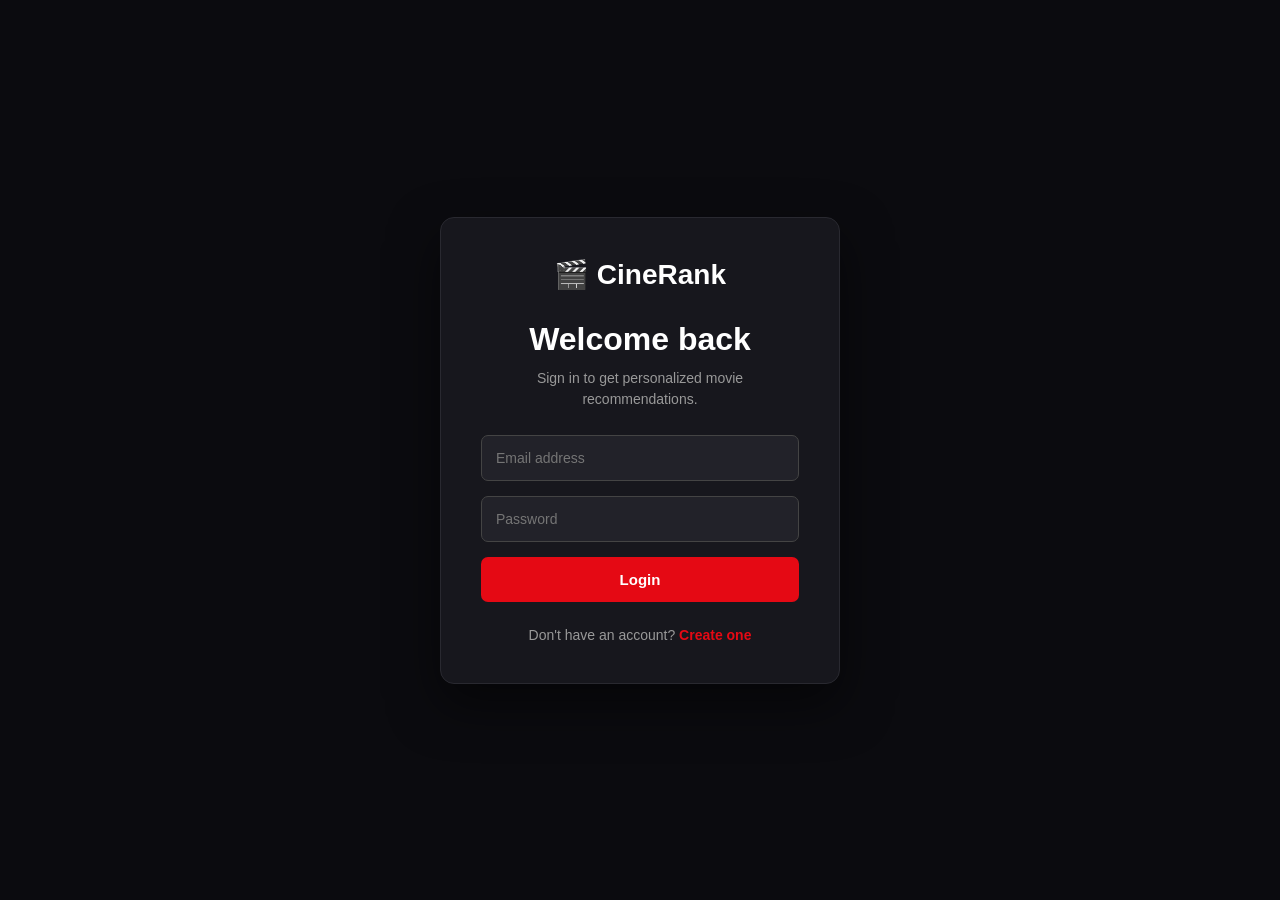
<file: frontend/login.html>
<!DOCTYPE html>
<html lang="en">

<head>
    <meta charset="UTF-8">
    <meta name="viewport" content="width=device-width, initial-scale=1.0">

    <title>CineRank - Login</title>

    <link rel="stylesheet" href="login.css">
</head>

<body>

    <div class="login-container">

        <div class="login-card">

            <div class="logo">
                🎬 CineRank
            </div>

            <h1>Welcome back</h1>

            <p class="subtitle">
                Sign in to get personalized movie recommendations.
            </p>

            <form id="loginForm">

                <input
                    type="email"
                    id="email"
                    placeholder="Email address"
                    required
                >

                <input
                    type="password"
                    id="password"
                    placeholder="Password"
                    required
                >

                <button type="submit">
                    Login
                </button>

            </form>

            <p id="message"></p>

            <p class="register-text">
                Don't have an account?
                <a href="#" onclick="showRegister()">
                    Create one
                </a>
            </p>

        </div>

    </div>

    <script src="login.js"></script>

</body>

</html>
</file>
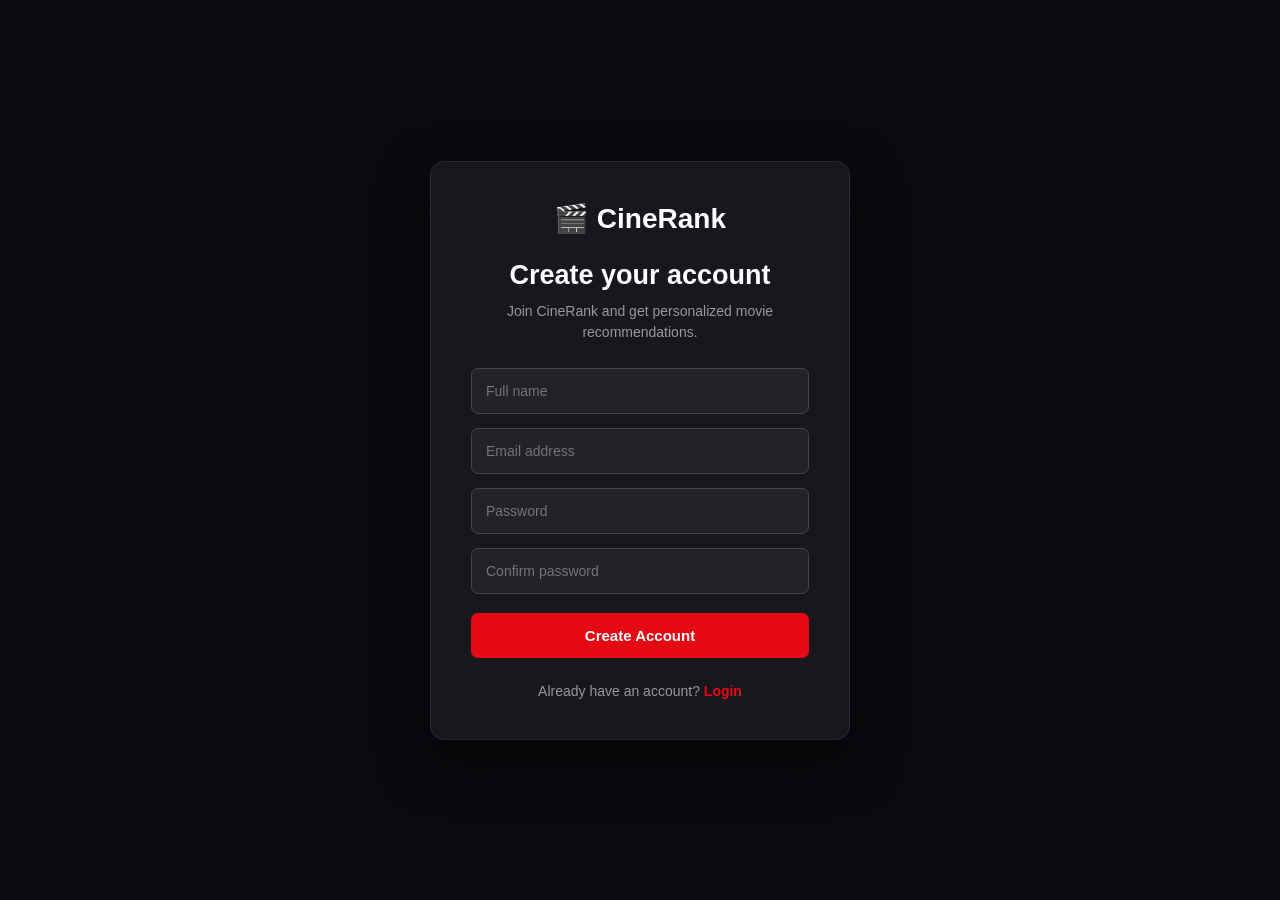
<file: frontend/register.html>
<!DOCTYPE html>
<html lang="en">

<head>

    <meta charset="UTF-8">

    <meta
        name="viewport"
        content="width=device-width, initial-scale=1.0"
    >

    <title>
        CineRank - Create Account
    </title>

    <link
        rel="stylesheet"
        href="register.css"
    >

</head>

<body>

    <div class="register-container">

        <div class="register-card">

            <div class="logo">
                🎬 CineRank
            </div>

            <h1>
                Create your account
            </h1>

            <p class="subtitle">
                Join CineRank and get personalized movie recommendations.
            </p>


            <form id="registerForm">

                <input
                    type="text"
                    id="name"
                    placeholder="Full name"
                    required
                >

                <input
                    type="email"
                    id="email"
                    placeholder="Email address"
                    required
                >

                <input
                    type="password"
                    id="password"
                    placeholder="Password"
                    required
                >

                <input
                    type="password"
                    id="confirmPassword"
                    placeholder="Confirm password"
                    required
                >

                <button type="submit">
                    Create Account
                </button>

            </form>


            <p id="message"></p>


            <p class="login-text">

                Already have an account?

                <a href="login.html">
                    Login
                </a>

            </p>

        </div>

    </div>


    <script src="register.js"></script>

</body>

</html>
</file>
<file: frontend/login.css>
* {
    margin: 0;
    padding: 0;
    box-sizing: border-box;
}

body {
    min-height: 100vh;

    display: flex;
    justify-content: center;
    align-items: center;

    background: #0b0b0f;

    color: white;

    font-family: Arial, sans-serif;
}

.login-container {
    width: 100%;
    display: flex;
    justify-content: center;
}

.login-card {
    width: 400px;

    padding: 40px;

    background: #17171d;

    border-radius: 14px;

    border: 1px solid #292930;

    box-shadow:
        0 20px 50px
        rgba(0, 0, 0, 0.5);
}

.logo {
    text-align: center;

    font-size: 28px;

    font-weight: bold;

    margin-bottom: 30px;
}

h1 {
    text-align: center;

    margin-bottom: 10px;
}

.subtitle {
    text-align: center;

    color: #999;

    font-size: 14px;

    line-height: 1.5;

    margin-bottom: 25px;
}

form {
    display: flex;

    flex-direction: column;

    gap: 15px;
}

input {
    padding: 14px;

    border-radius: 7px;

    border: 1px solid #444;

    background: #222229;

    color: white;

    outline: none;

    font-size: 14px;
}

input:focus {
    border-color: #e50914;
}

button {
    padding: 14px;

    border: none;

    border-radius: 7px;

    background: #e50914;

    color: white;

    font-weight: bold;

    font-size: 15px;

    cursor: pointer;
}

button:hover {
    background: #b20710;
}

#message {
    text-align: center;

    margin-top: 15px;

    color: #ff6b6b;

    font-size: 14px;
}

.register-text {
    text-align: center;

    color: #999;

    margin-top: 25px;

    font-size: 14px;
}

.register-text a {
    color: #e50914;

    text-decoration: none;

    font-weight: bold;
}
</file>
<file: frontend/register.css>
* {
    margin: 0;
    padding: 0;
    box-sizing: border-box;
}

body {

    min-height: 100vh;

    display: flex;

    justify-content: center;

    align-items: center;

    background: #0b0b0f;

    color: white;

    font-family: Arial, sans-serif;
}


.register-container {

    width: 100%;

    display: flex;

    justify-content: center;
}


.register-card {

    width: 420px;

    padding: 40px;

    background: #17171d;

    border-radius: 14px;

    border: 1px solid #292930;

    box-shadow:
        0 20px 50px
        rgba(0, 0, 0, 0.5);
}


.logo {

    text-align: center;

    font-size: 28px;

    font-weight: bold;

    margin-bottom: 25px;
}


h1 {

    text-align: center;

    margin-bottom: 10px;

    font-size: 27px;
}


.subtitle {

    text-align: center;

    color: #999;

    font-size: 14px;

    line-height: 1.5;

    margin-bottom: 25px;
}


form {

    display: flex;

    flex-direction: column;

    gap: 14px;
}


input {

    padding: 14px;

    border-radius: 7px;

    border: 1px solid #444;

    background: #222229;

    color: white;

    outline: none;

    font-size: 14px;
}


input:focus {

    border-color: #e50914;
}


button {

    padding: 14px;

    border: none;

    border-radius: 7px;

    background: #e50914;

    color: white;

    font-weight: bold;

    font-size: 15px;

    cursor: pointer;

    margin-top: 5px;
}


button:hover {

    background: #b20710;
}


#message {

    text-align: center;

    margin-top: 15px;

    font-size: 14px;

    color: #ff6b6b;
}


.login-text {

    text-align: center;

    color: #999;

    margin-top: 25px;

    font-size: 14px;
}


.login-text a {

    color: #e50914;

    text-decoration: none;

    font-weight: bold;
}
</file>
